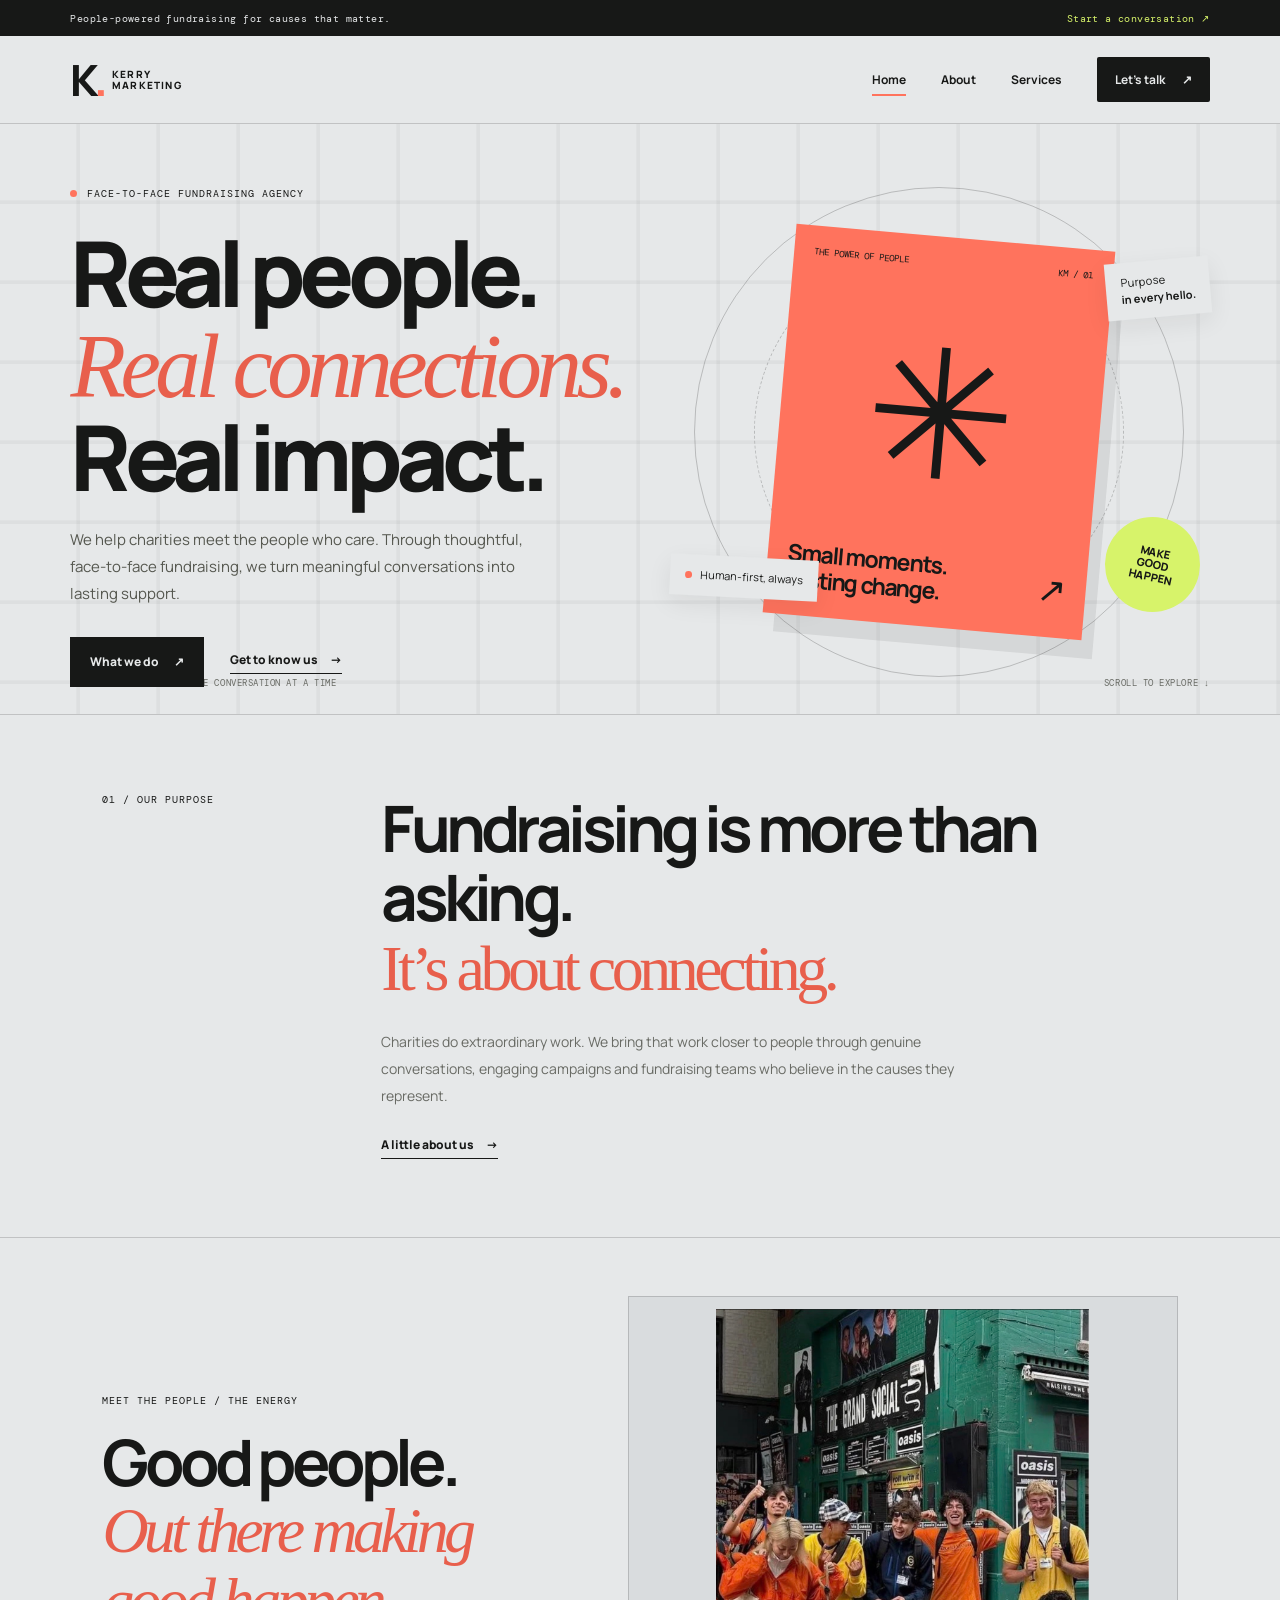
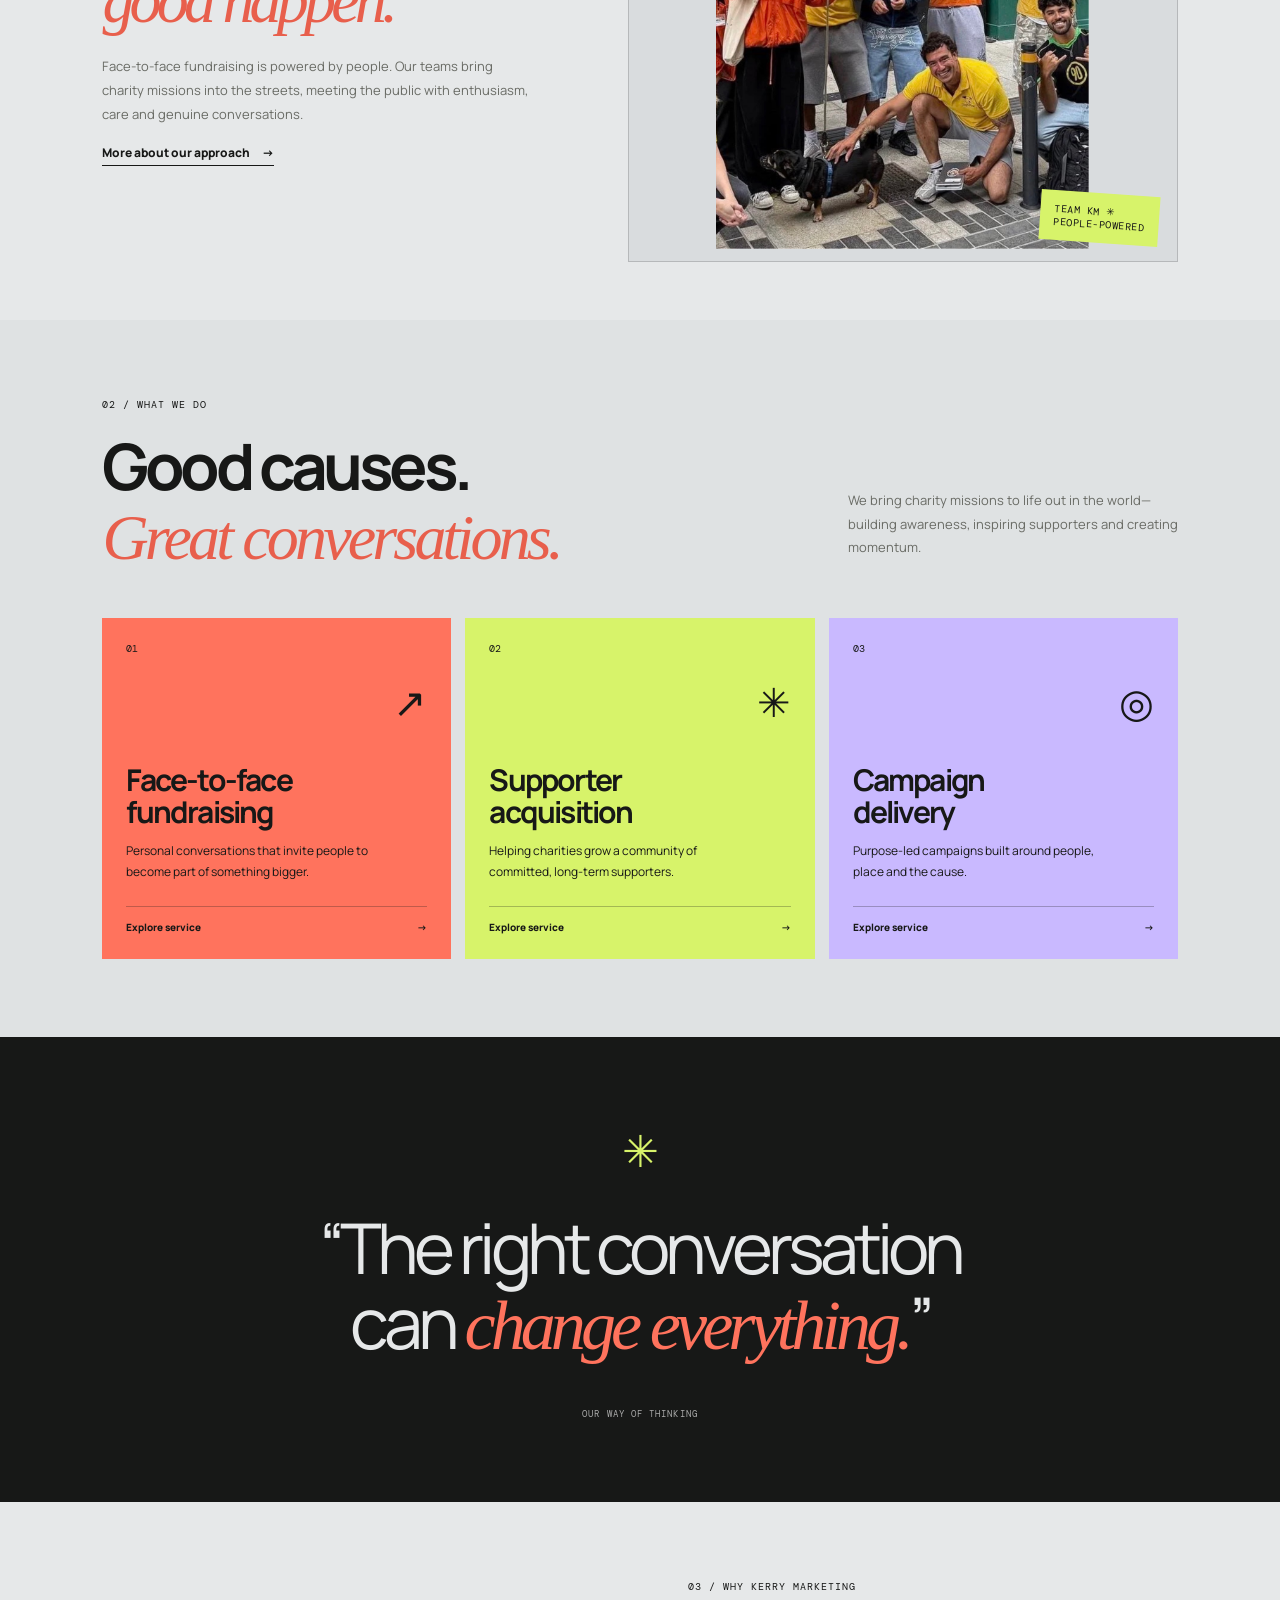
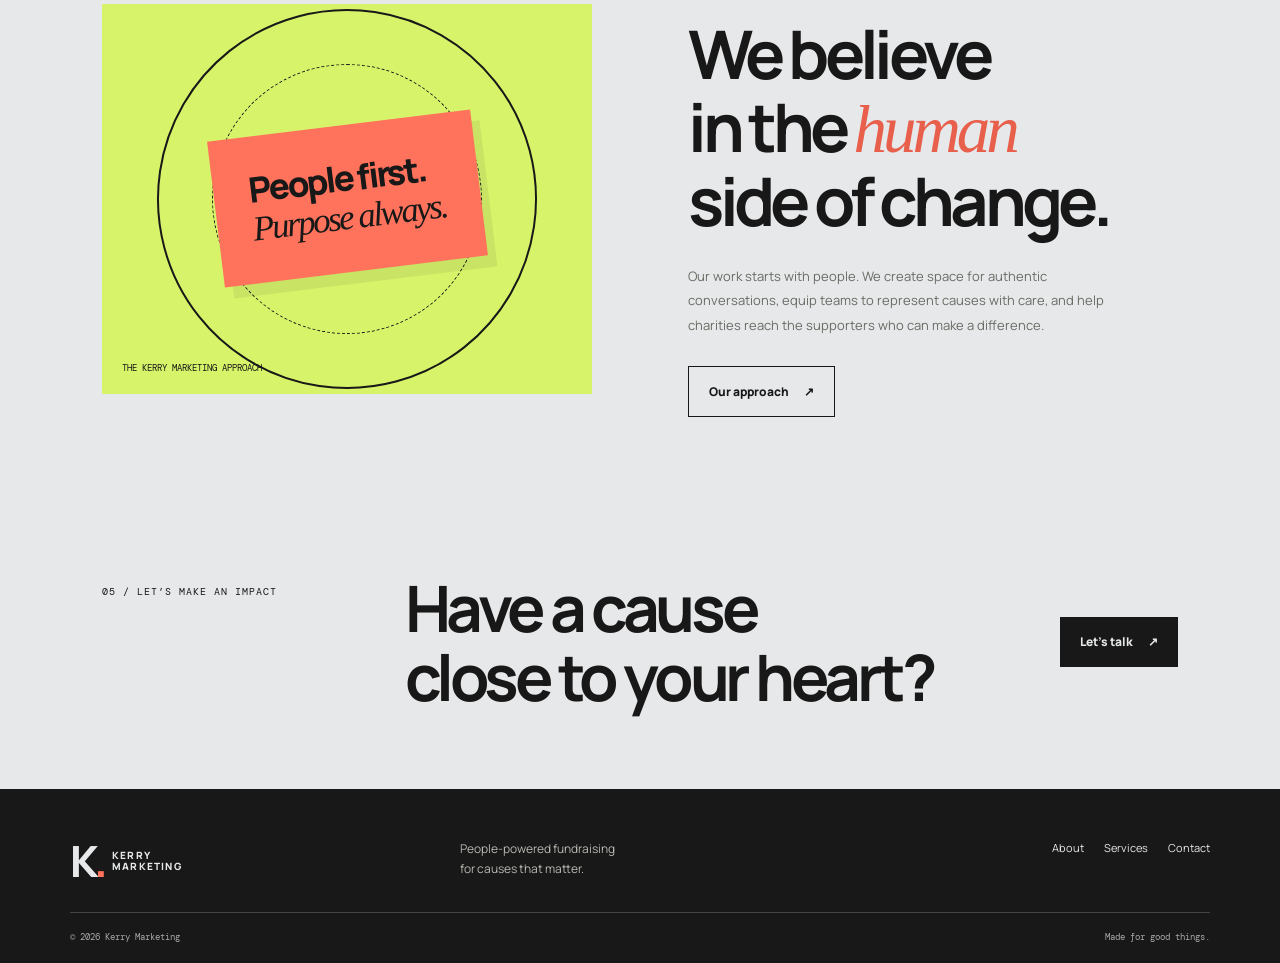
<file: index.html>
<!doctype html>
<html lang="en">
<head>
  <meta charset="utf-8"><meta name="viewport" content="width=device-width, initial-scale=1">
  <meta name="description" content="Kerry Marketing partners with charities to grow their supporter communities through impactful face-to-face fundraising.">
  <title>Kerry Marketing — Real people. Real impact.</title><link rel="stylesheet" href="assets/style.css"><script defer src="assets/main.js"></script>
</head><body>
<div class="announcement"><span>People-powered fundraising for causes that matter.</span><a href="contact.html">Start a conversation <span aria-hidden="true">↗</span></a></div>
<header class="site-header"><a class="logo" href="index.html" aria-label="Kerry Marketing home"><span class="logo-mark">K<span>.</span></span><span class="logo-text">KERRY<br>MARKETING</span></a><button class="menu-toggle" aria-label="Toggle navigation" aria-expanded="false">☰</button><nav class="nav"><a class="active" href="index.html">Home</a><a href="about.html">About</a><a href="services.html">Services</a><a class="nav-cta" href="contact.html">Let's talk <span>↗</span></a></nav></header>
<main>
<section class="hero"><div class="hero-grid"></div><div class="hero-content"><p class="eyebrow"><span class="eyebrow-dot"></span> FACE-TO-FACE FUNDRAISING AGENCY</p><h1>Real people.<br><em>Real connections.</em><br>Real impact.</h1><p class="hero-copy">We help charities meet the people who care. Through thoughtful, face-to-face fundraising, we turn meaningful conversations into lasting support.</p><div class="hero-actions"><a class="button button-dark" href="services.html">What we do <span>↗</span></a><a class="text-link" href="about.html">Get to know us <span>→</span></a></div><div class="hero-note"><span class="note-star">✳</span><span>Good conversations can<br>change the world.</span></div></div><div class="hero-visual"><div class="visual-orbit orbit-one"></div><div class="visual-orbit orbit-two"></div><div class="visual-card card-main"><div class="card-top"><span>THE POWER OF PEOPLE</span><span>KM / 01</span></div><div class="big-asterisk">✳</div><div class="card-bottom"><strong>Small moments.<br>Lasting change.</strong><span class="card-arrow">↗</span></div></div><div class="floating-tag tag-top">Purpose<br><b>in every hello.</b></div><div class="floating-tag tag-bottom"><span class="tag-dot"></span> Human-first, always</div><div class="hero-sticker">MAKE<br>GOOD<br>HAPPEN</div></div><div class="hero-bottom"><span>INSPIRING GENEROSITY, ONE CONVERSATION AT A TIME</span><span>SCROLL TO EXPLORE ↓</span></div></section>
<section class="intro section-pad"><div class="section-label">01 / OUR PURPOSE</div><div class="intro-body"><h2>Fundraising is more than asking.<br><span>It’s about connecting.</span></h2><p>Charities do extraordinary work. We bring that work closer to people through genuine conversations, engaging campaigns and fundraising teams who believe in the causes they represent.</p><a class="text-link" href="about.html">A little about us <span>→</span></a></div></section>
<section class="team-feature section-pad">
  <div class="team-feature-copy"><div class="section-label">MEET THE PEOPLE / THE ENERGY</div><h2>Good people.<br><em>Out there making<br>good happen.</em></h2><p>Face-to-face fundraising is powered by people. Our teams bring charity missions into the streets, meeting the public with enthusiasm, care and genuine conversations.</p><a class="text-link" href="about.html">More about our approach <span>→</span></a></div>
  <div class="team-photo-frame"><img src="assets/kerry-team-photo.jpeg" alt="Kerry Marketing fundraising team together on a street, smiling and celebrating their work"><span class="team-photo-stamp">TEAM KM ✳<br>PEOPLE-POWERED</span></div>
</section>
<section class="services-preview section-pad"><div class="section-heading"><div><div class="section-label">02 / WHAT WE DO</div><h2>Good causes.<br><em>Great conversations.</em></h2></div><p>We bring charity missions to life out in the world—building awareness, inspiring supporters and creating momentum.</p></div><div class="service-cards"><a class="service-card service-coral" href="services.html"><span class="service-number">01</span><div class="service-icon">↗</div><h3>Face-to-face<br>fundraising</h3><p>Personal conversations that invite people to become part of something bigger.</p><span class="card-link">Explore service <b>→</b></span></a><a class="service-card service-lime" href="services.html"><span class="service-number">02</span><div class="service-icon">✳</div><h3>Supporter<br>acquisition</h3><p>Helping charities grow a community of committed, long-term supporters.</p><span class="card-link">Explore service <b>→</b></span></a><a class="service-card service-lavender" href="services.html"><span class="service-number">03</span><div class="service-icon">◎</div><h3>Campaign<br>delivery</h3><p>Purpose-led campaigns built around people, place and the cause.</p><span class="card-link">Explore service <b>→</b></span></a></div></section>
<section class="manifesto"><div class="manifesto-mark">✳</div><p>“The right conversation<br>can <em>change everything.</em>”</p><span>OUR WAY OF THINKING</span></section>
<section class="split section-pad"><div class="split-visual"><div class="split-shape shape-a"></div><div class="split-shape shape-b"></div><div class="split-quote">People first.<br><em>Purpose always.</em></div><span class="split-caption">THE KERRY MARKETING APPROACH</span></div><div class="split-copy"><div class="section-label">03 / WHY KERRY MARKETING</div><h2>We believe<br>in the <em>human</em><br>side of change.</h2><p>Our work starts with people. We create space for authentic conversations, equip teams to represent causes with care, and help charities reach the supporters who can make a difference.</p><a class="button button-outline" href="about.html">Our approach <span>↗</span></a></div></section>

<section class="contact-strip section-pad"><div class="section-label">05 / LET’S MAKE AN IMPACT</div><h2>Have a cause<br>close to your heart?</h2><a class="button button-dark" href="contact.html">Let's talk <span>↗</span></a></section>
</main><footer class="footer"><a class="logo logo-footer" href="index.html"><span class="logo-mark">K<span>.</span></span><span class="logo-text">KERRY<br>MARKETING</span></a><div class="footer-note">People-powered fundraising<br>for causes that matter.</div><div class="footer-links"><a href="about.html">About</a><a href="services.html">Services</a><a href="contact.html">Contact</a></div><div class="footer-bottom"><span>© <span data-year></span> Kerry Marketing</span><span>Made for good things.</span></div></footer>
</body></html>
</file>
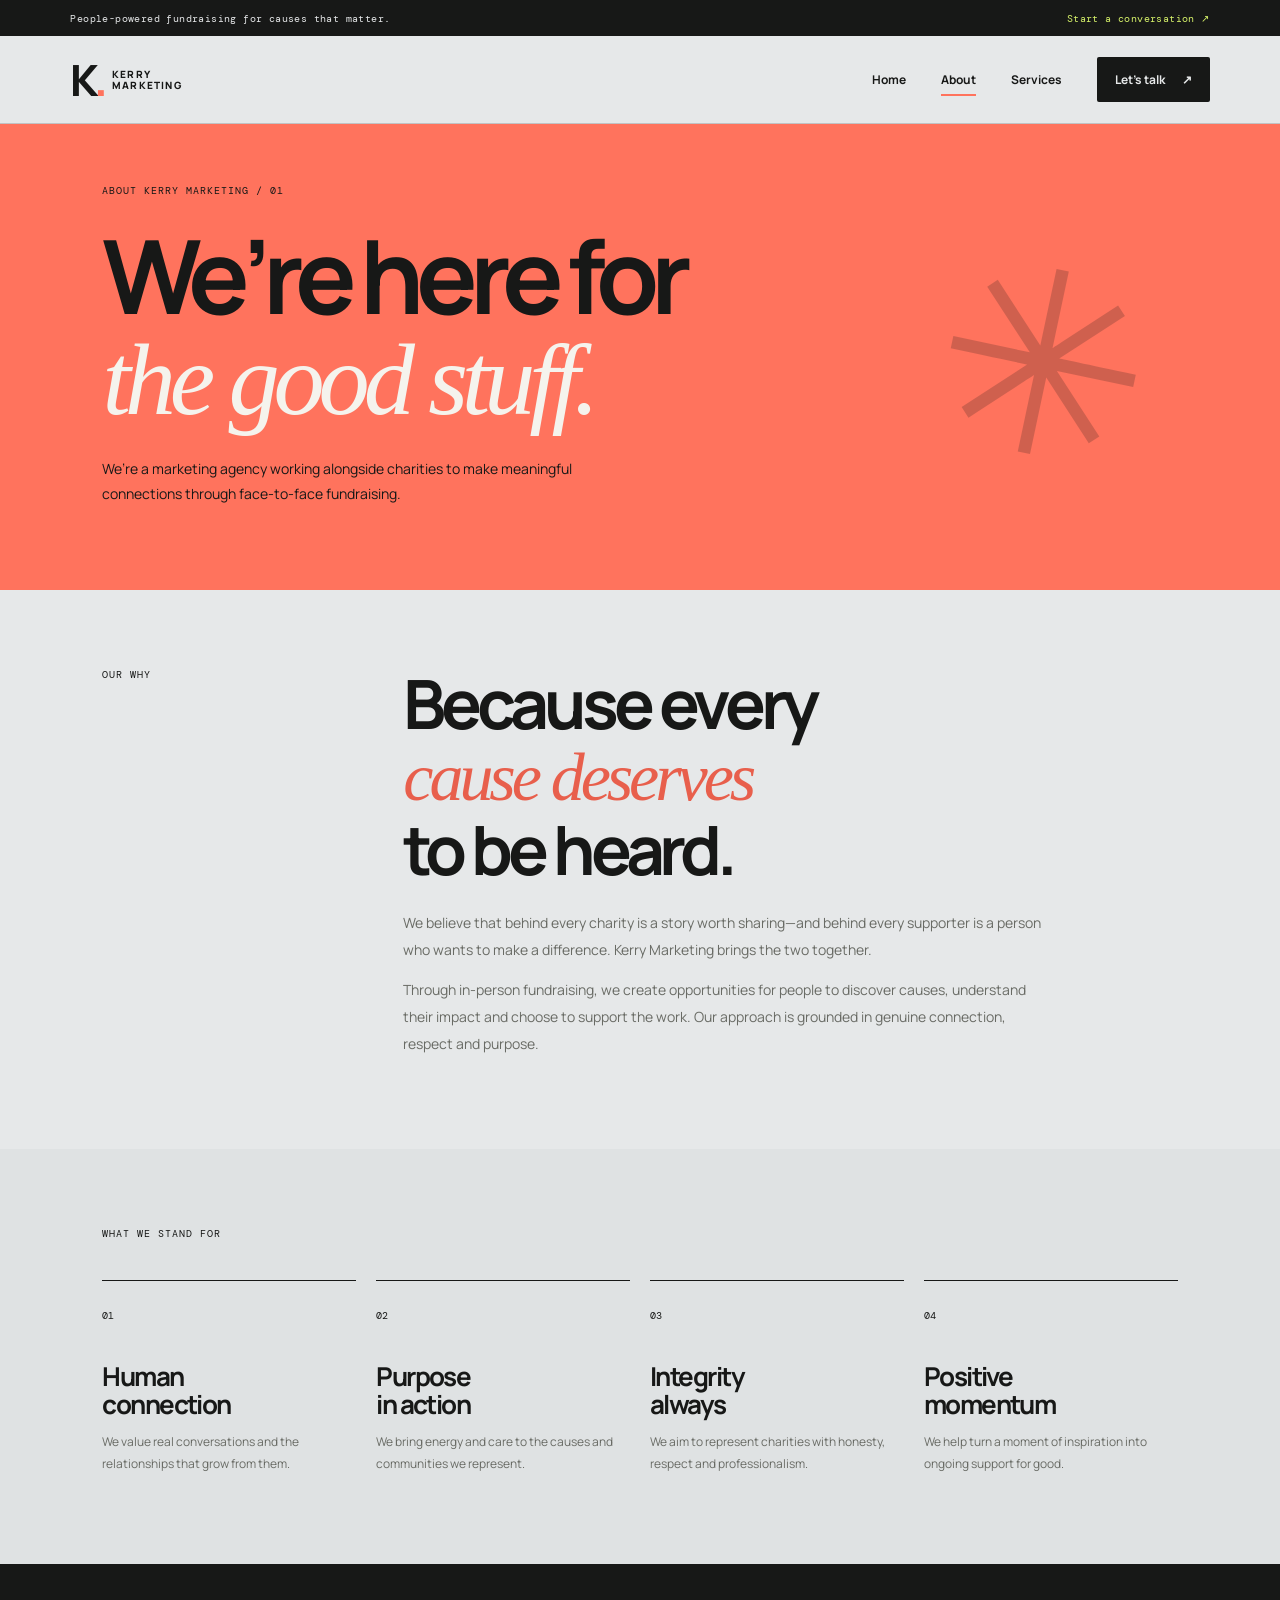
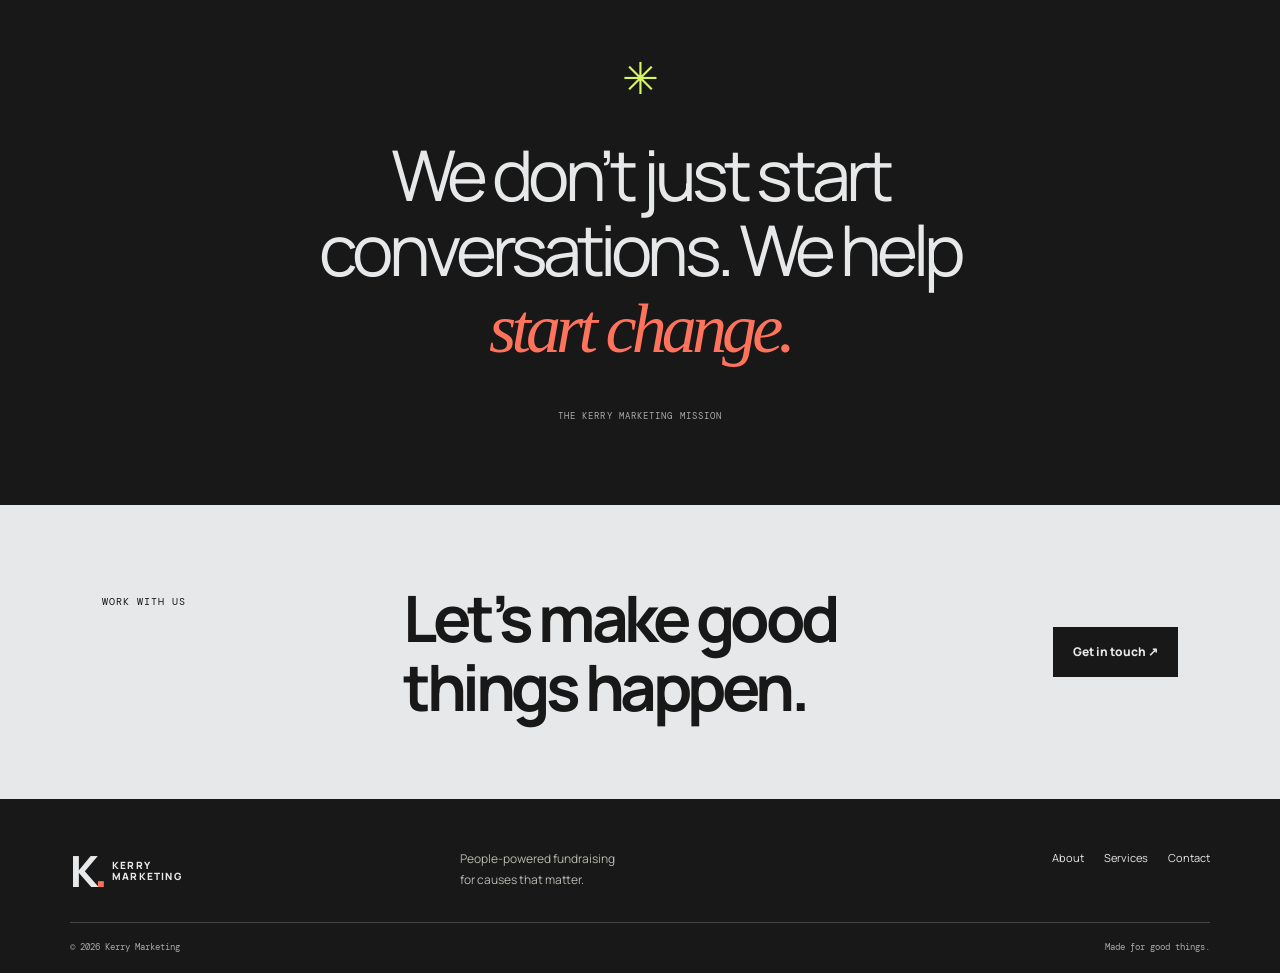
<file: about.html>
<!doctype html><html lang="en"><head><meta charset="utf-8"><meta name="viewport" content="width=device-width, initial-scale=1"><meta name="description" content="Get to know Kerry Marketing, a people-focused agency supporting charities through face-to-face fundraising."><title>About — Kerry Marketing</title><link rel="stylesheet" href="assets/style.css"><script defer src="assets/main.js"></script></head><body><div class="announcement"><span>People-powered fundraising for causes that matter.</span><a href="contact.html">Start a conversation ↗</a></div><header class="site-header"><a class="logo" href="index.html"><span class="logo-mark">K<span>.</span></span><span class="logo-text">KERRY<br>MARKETING</span></a><button class="menu-toggle" aria-label="Toggle navigation" aria-expanded="false">☰</button><nav class="nav"><a href="index.html">Home</a><a class="active" href="about.html">About</a><a href="services.html">Services</a><a class="nav-cta" href="contact.html">Let's talk <span>↗</span></a></nav></header><main><section class="page-hero page-hero-coral"><div class="section-label">ABOUT KERRY MARKETING / 01</div><h1>We’re here for<br><em>the good stuff.</em></h1><p>We’re a marketing agency working alongside charities to make meaningful connections through face-to-face fundraising.</p><div class="page-hero-symbol">✳</div></section><section class="about-story section-pad"><div class="section-label">OUR WHY</div><div><h2>Because every<br><em>cause deserves</em><br>to be heard.</h2><p>We believe that behind every charity is a story worth sharing—and behind every supporter is a person who wants to make a difference. Kerry Marketing brings the two together.</p><p>Through in-person fundraising, we create opportunities for people to discover causes, understand their impact and choose to support the work. Our approach is grounded in genuine connection, respect and purpose.</p></div></section><section class="values section-pad"><div class="section-label">WHAT WE STAND FOR</div><div class="values-grid"><article><span>01</span><h3>Human<br>connection</h3><p>We value real conversations and the relationships that grow from them.</p></article><article><span>02</span><h3>Purpose<br>in action</h3><p>We bring energy and care to the causes and communities we represent.</p></article><article><span>03</span><h3>Integrity<br>always</h3><p>We aim to represent charities with honesty, respect and professionalism.</p></article><article><span>04</span><h3>Positive<br>momentum</h3><p>We help turn a moment of inspiration into ongoing support for good.</p></article></div></section><section class="manifesto"><div class="manifesto-mark">✳</div><p>We don’t just start<br>conversations. We help<br><em>start change.</em></p><span>THE KERRY MARKETING MISSION</span></section><section class="contact-strip section-pad"><div class="section-label">WORK WITH US</div><h2>Let’s make good<br>things happen.</h2><a class="button button-dark" href="contact.html">Get in touch ↗</a></section></main><footer class="footer"><a class="logo logo-footer" href="index.html"><span class="logo-mark">K<span>.</span></span><span class="logo-text">KERRY<br>MARKETING</span></a><div class="footer-note">People-powered fundraising<br>for causes that matter.</div><div class="footer-links"><a href="about.html">About</a><a href="services.html">Services</a><a href="contact.html">Contact</a></div><div class="footer-bottom"><span>© <span data-year></span> Kerry Marketing</span><span>Made for good things.</span></div></footer></body></html>
</file>
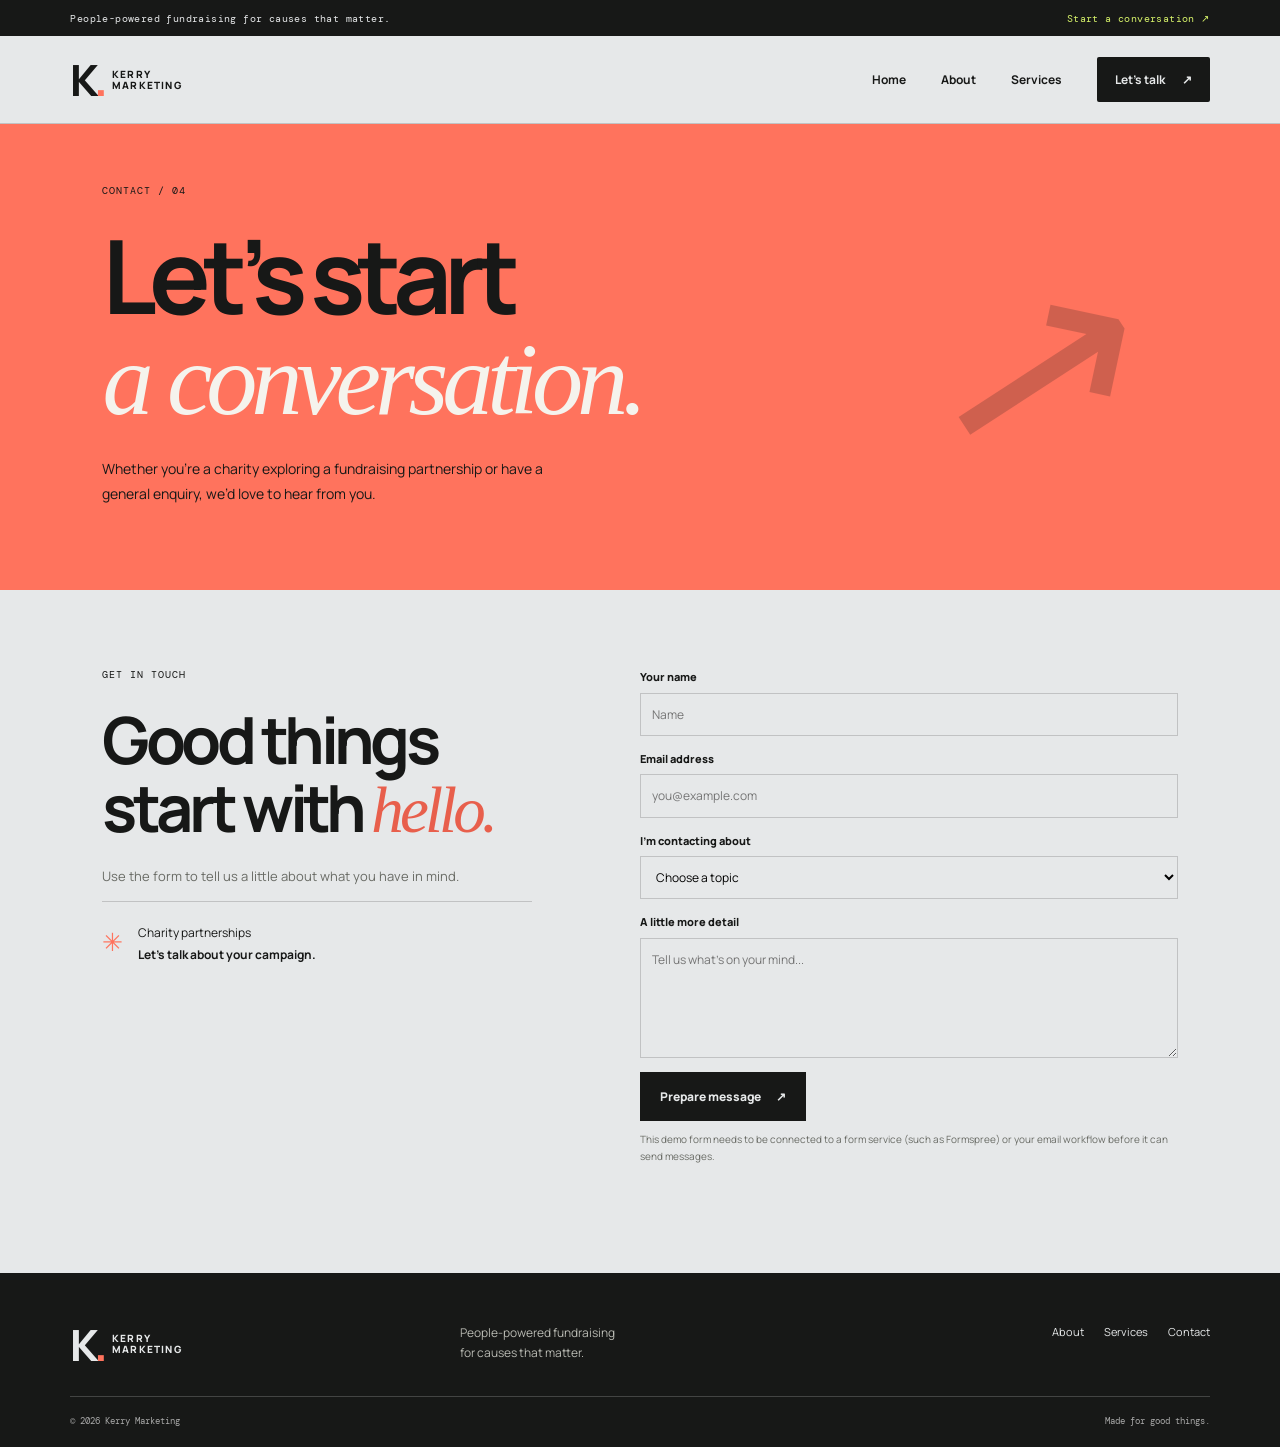
<file: contact.html>
<!doctype html><html lang="en"><head><meta charset="utf-8"><meta name="viewport" content="width=device-width, initial-scale=1"><meta name="description" content="Contact Kerry Marketing to discuss charity fundraising partnerships."><title>Contact — Kerry Marketing</title><link rel="stylesheet" href="assets/style.css"><script defer src="assets/main.js"></script></head><body><div class="announcement"><span>People-powered fundraising for causes that matter.</span><a href="contact.html">Start a conversation ↗</a></div><header class="site-header"><a class="logo" href="index.html"><span class="logo-mark">K<span>.</span></span><span class="logo-text">KERRY<br>MARKETING</span></a><button class="menu-toggle" aria-label="Toggle navigation" aria-expanded="false">☰</button><nav class="nav"><a href="index.html">Home</a><a href="about.html">About</a><a href="services.html">Services</a><a class="nav-cta active" href="contact.html">Let's talk <span>↗</span></a></nav></header><main><section class="page-hero page-hero-coral"><div class="section-label">CONTACT / 04</div><h1>Let’s start<br><em>a conversation.</em></h1><p>Whether you’re a charity exploring a fundraising partnership or have a general enquiry, we’d love to hear from you.</p><div class="page-hero-symbol">↗</div></section><section class="contact-content section-pad"><div class="contact-info"><div class="section-label">GET IN TOUCH</div><h2>Good things<br>start with <em>hello.</em></h2><p>Use the form to tell us a little about what you have in mind.</p><div class="contact-note"><span>✳</span><p>Charity partnerships<br><b>Let’s talk about your campaign.</b></p></div></div><form class="contact-form" id="contact-form"><label for="name">Your name</label><input id="name" name="name" autocomplete="name" required placeholder="Name"><label for="email">Email address</label><input id="email" name="email" type="email" autocomplete="email" required placeholder="you@example.com"><label for="subject">I'm contacting about</label><select id="subject" name="subject" required><option value="">Choose a topic</option><option>Charity partnership</option><option>General enquiry</option></select><label for="message">A little more detail</label><textarea id="message" name="message" rows="5" required placeholder="Tell us what’s on your mind..."></textarea><button class="button button-dark" type="submit">Prepare message <span>↗</span></button><p class="form-note">This demo form needs to be connected to a form service (such as Formspree) or your email workflow before it can send messages.</p><p class="form-status" aria-live="polite"></p></form></section></main><footer class="footer"><a class="logo logo-footer" href="index.html"><span class="logo-mark">K<span>.</span></span><span class="logo-text">KERRY<br>MARKETING</span></a><div class="footer-note">People-powered fundraising<br>for causes that matter.</div><div class="footer-links"><a href="about.html">About</a><a href="services.html">Services</a><a href="contact.html">Contact</a></div><div class="footer-bottom"><span>© <span data-year></span> Kerry Marketing</span><span>Made for good things.</span></div></footer></body></html>
</file>
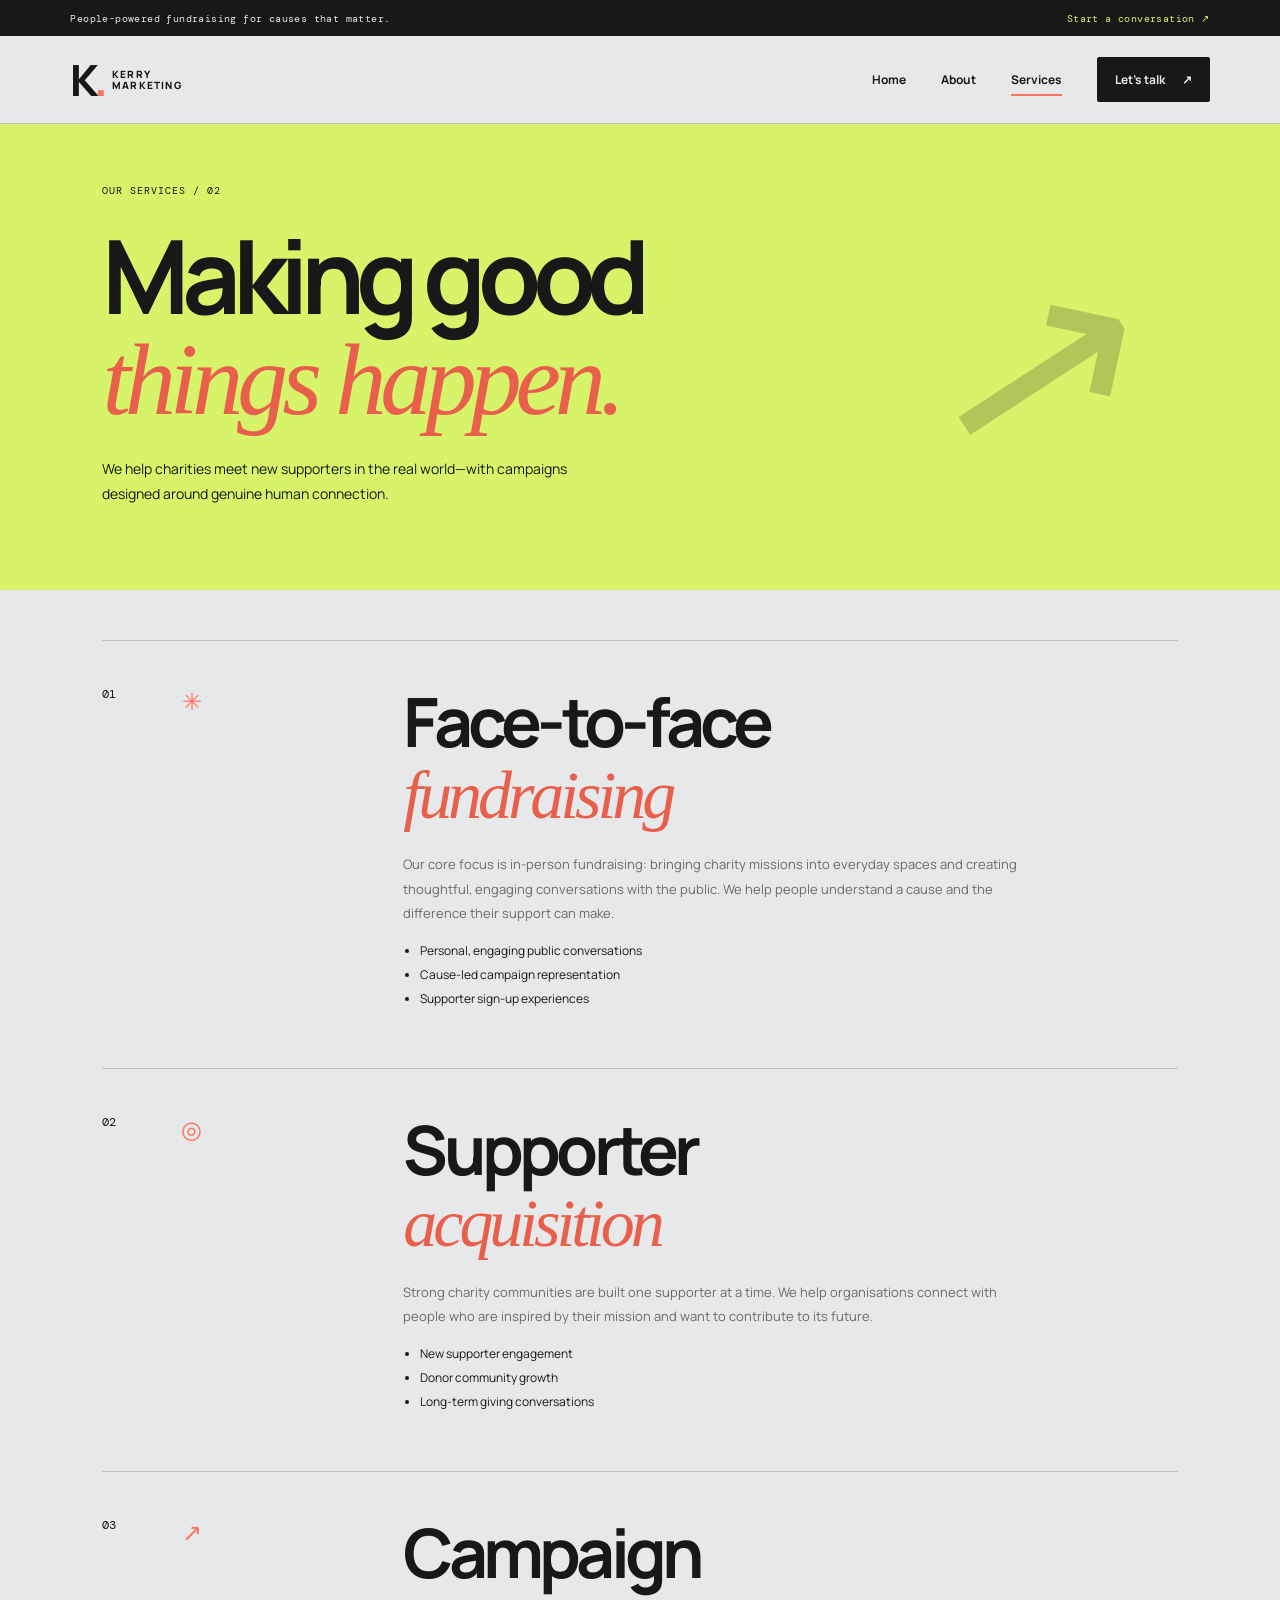
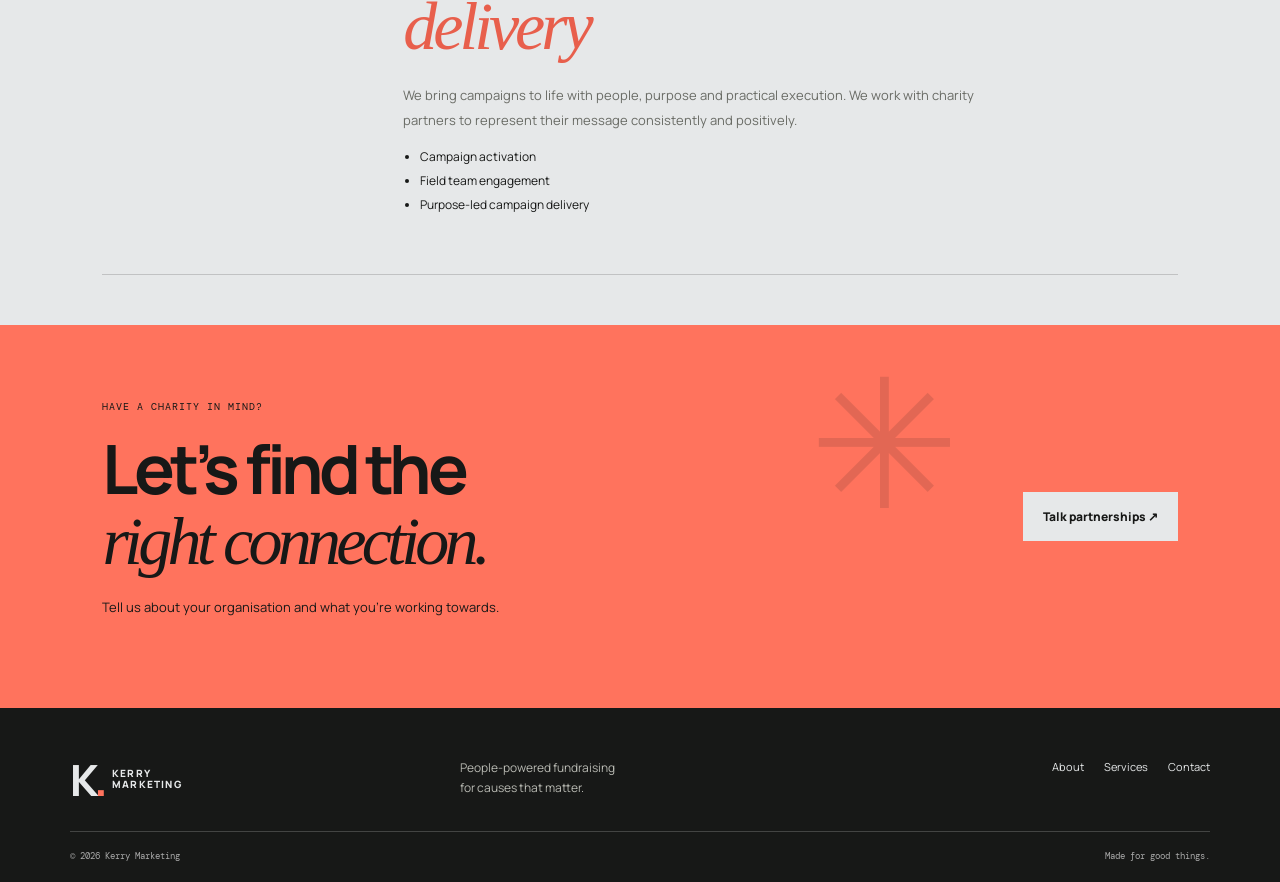
<file: services.html>
<!doctype html><html lang="en"><head><meta charset="utf-8"><meta name="viewport" content="width=device-width, initial-scale=1"><meta name="description" content="Kerry Marketing's charity fundraising services: face-to-face fundraising, supporter acquisition and campaign delivery."><title>Services — Kerry Marketing</title><link rel="stylesheet" href="assets/style.css"><script defer src="assets/main.js"></script></head><body><div class="announcement"><span>People-powered fundraising for causes that matter.</span><a href="contact.html">Start a conversation ↗</a></div><header class="site-header"><a class="logo" href="index.html"><span class="logo-mark">K<span>.</span></span><span class="logo-text">KERRY<br>MARKETING</span></a><button class="menu-toggle" aria-label="Toggle navigation" aria-expanded="false">☰</button><nav class="nav"><a href="index.html">Home</a><a href="about.html">About</a><a class="active" href="services.html">Services</a><a class="nav-cta" href="contact.html">Let's talk <span>↗</span></a></nav></header><main><section class="page-hero page-hero-lime"><div class="section-label">OUR SERVICES / 02</div><h1>Making good<br><em>things happen.</em></h1><p>We help charities meet new supporters in the real world—with campaigns designed around genuine human connection.</p><div class="page-hero-symbol">↗</div></section><section class="service-detail section-pad"><article class="service-detail-row"><div class="detail-num">01 <span>✳</span></div><div><h2>Face-to-face<br><em>fundraising</em></h2><p>Our core focus is in-person fundraising: bringing charity missions into everyday spaces and creating thoughtful, engaging conversations with the public. We help people understand a cause and the difference their support can make.</p><ul><li>Personal, engaging public conversations</li><li>Cause-led campaign representation</li><li>Supporter sign-up experiences</li></ul></div></article><article class="service-detail-row"><div class="detail-num">02 <span>◎</span></div><div><h2>Supporter<br><em>acquisition</em></h2><p>Strong charity communities are built one supporter at a time. We help organisations connect with people who are inspired by their mission and want to contribute to its future.</p><ul><li>New supporter engagement</li><li>Donor community growth</li><li>Long-term giving conversations</li></ul></div></article><article class="service-detail-row"><div class="detail-num">03 <span>↗</span></div><div><h2>Campaign<br><em>delivery</em></h2><p>We bring campaigns to life with people, purpose and practical execution. We work with charity partners to represent their message consistently and positively.</p><ul><li>Campaign activation</li><li>Field team engagement</li><li>Purpose-led campaign delivery</li></ul></div></article></section><section class="careers-band"><div><div class="section-label">HAVE A CHARITY IN MIND?</div><h2>Let’s find the<br><em>right connection.</em></h2><p>Tell us about your organisation and what you’re working towards.</p></div><a class="button button-light" href="contact.html">Talk partnerships ↗</a><div class="careers-spark">✳</div></section></main><footer class="footer"><a class="logo logo-footer" href="index.html"><span class="logo-mark">K<span>.</span></span><span class="logo-text">KERRY<br>MARKETING</span></a><div class="footer-note">People-powered fundraising<br>for causes that matter.</div><div class="footer-links"><a href="about.html">About</a><a href="services.html">Services</a><a href="contact.html">Contact</a></div><div class="footer-bottom"><span>© <span data-year></span> Kerry Marketing</span><span>Made for good things.</span></div></footer></body></html>
</file>
<file: assets/style.css>
@import url('https://fonts.googleapis.com/css2?family=DM+Mono:wght@400;500&family=Manrope:wght@400;500;600;700;800&display=swap');
:root{--ink:#171817;--paper:#e6e8e9;--coral:#ff735d;--lime:#d7f36a;--lavender:#c9b9ff;--muted:#696b65;--line:rgba(23,24,23,.18);--font:'Manrope',Arial,sans-serif;--mono:'DM Mono',monospace}*{box-sizing:border-box}html{scroll-behavior:smooth}body{margin:0;background:var(--paper);color:var(--ink);font-family:var(--font);font-size:16px;line-height:1.6}a{color:inherit;text-decoration:none}button,input,select,textarea{font:inherit}.announcement{height:36px;padding:0 5.5%;background:var(--ink);color:var(--paper);display:flex;align-items:center;justify-content:space-between;font:10px var(--mono);letter-spacing:.04em}.announcement a{color:var(--lime)}.site-header{height:88px;padding:0 5.5%;display:flex;align-items:center;justify-content:space-between;border-bottom:1px solid var(--line);position:relative;z-index:5;background:var(--paper)}.logo{display:flex;align-items:center;gap:9px}.logo-mark{font-size:43px;font-weight:800;letter-spacing:-.12em;line-height:1}.logo-mark span{color:var(--coral)}.logo-text{font-size:10px;line-height:1.1;font-weight:800;letter-spacing:.12em}.nav{display:flex;align-items:center;gap:35px;font-size:12px;font-weight:700}.nav>a:not(.nav-cta){position:relative}.nav>a:not(.nav-cta):after{content:'';position:absolute;left:0;bottom:-7px;width:0;height:2px;background:var(--coral);transition:width .2s}.nav>a:hover:after,.nav>a.active:after{width:100%}.nav-cta{background:var(--ink);color:var(--paper);padding:13px 18px;border-radius:2px}.nav-cta span,.button span{margin-left:15px}.menu-toggle{display:none;border:0;background:transparent;font-size:25px}.hero{min-height:590px;padding:48px 5.5% 22px;position:relative;overflow:hidden;display:grid;grid-template-columns:1.05fr .95fr;align-items:center}.hero-grid{position:absolute;inset:0;opacity:.25;background-image:linear-gradient(to right,transparent 95%,var(--line) 96%),linear-gradient(to bottom,transparent 95%,var(--line) 96%);background-size:80px 80px;pointer-events:none}.hero-content,.hero-visual{position:relative;z-index:1}.eyebrow,.section-label{font:10px var(--mono);letter-spacing:.1em;text-transform:uppercase}.eyebrow{display:flex;align-items:center;gap:10px}.eyebrow-dot,.tag-dot{width:7px;height:7px;border-radius:50%;background:var(--coral);display:inline-block}.hero h1{font-size:clamp(54px,7.1vw,104px);line-height:.99;letter-spacing:-.075em;margin:28px 0 24px;font-weight:800}.hero h1 em,.section-heading h2 em,.split-copy h2 em,.page-hero h1 em,.about-story h2 em,.service-detail h2 em,.contact-info h2 em,.career-callout h2 em{font-family:Georgia,serif;font-weight:400;letter-spacing:-.06em}.hero h1 em{color:#e85f4c}.hero-copy{max-width:470px;font-size:15px;line-height:1.8;color:#55574f}.hero-actions{display:flex;align-items:center;gap:26px;margin-top:30px}.button{display:inline-flex;align-items:center;justify-content:center;padding:15px 20px;font-size:12px;font-weight:800;transition:transform .2s,background .2s;border:0;cursor:pointer}.button:hover{transform:translateY(-3px)}.button-dark{background:var(--ink);color:var(--paper)}.button-light{background:var(--paper);color:var(--ink)}.button-outline{border:1px solid var(--ink);background:transparent;color:var(--ink)}.text-link{font-size:12px;font-weight:800;border-bottom:1px solid var(--ink);padding-bottom:4px}.text-link span{margin-left:10px}.hero-note{position:absolute;left:0;bottom:-130px;display:flex;align-items:center;gap:12px;font:10px var(--mono);line-height:1.5}.note-star{font-size:27px;color:var(--coral)}.hero-visual{height:440px;display:flex;align-items:center;justify-content:center}.visual-orbit{position:absolute;border:1px solid rgba(23,24,23,.22);border-radius:50%;width:490px;height:490px}.orbit-two{width:370px;height:370px;transform:rotate(40deg);border-style:dashed}.card-main{width:320px;height:390px;background:var(--coral);padding:20px;position:relative;transform:rotate(5deg);box-shadow:12px 18px 0 rgba(23,24,23,.08);display:flex;flex-direction:column;justify-content:space-between}.card-top,.card-bottom{display:flex;justify-content:space-between;align-items:flex-start}.card-top{font:9px var(--mono)}.big-asterisk{font-size:180px;line-height:1;align-self:center;font-weight:500;animation:slowspin 28s linear infinite}.card-bottom strong{font-size:23px;line-height:1.15;letter-spacing:-.06em}.card-arrow{font-size:35px}.floating-tag{position:absolute;background:var(--paper);padding:12px 15px;box-shadow:0 8px 25px #17181712;font-size:11px;line-height:1.5}.tag-top{top:48px;right:0;transform:rotate(-5deg)}.tag-bottom{bottom:55px;left:2px;display:flex;align-items:center;gap:8px;transform:rotate(3deg)}.hero-sticker{position:absolute;bottom:40px;right:10px;background:var(--lime);width:95px;height:95px;border-radius:50%;display:flex;align-items:center;justify-content:center;text-align:center;font-size:11px;font-weight:800;line-height:1.1;transform:rotate(12deg)}.hero-bottom{position:absolute;bottom:25px;left:5.5%;right:5.5%;display:flex;justify-content:space-between;font:9px var(--mono);letter-spacing:.06em;color:var(--muted)}.section-pad{padding:78px 8%}.intro{display:grid;grid-template-columns:.35fr 1fr;border-top:1px solid var(--line)}.intro-body h2,.section-heading h2,.split-copy h2,.contact-strip h2{font-size:clamp(37px,5vw,65px);line-height:1.08;letter-spacing:-.07em;margin:0 0 26px}.intro-body h2 span{font-family:Georgia,serif;font-weight:400;color:#e85f4c}.intro-body p{max-width:590px;color:var(--muted);line-height:1.9;font-size:14px}.intro-body .text-link{display:inline-block;margin-top:12px}.services-preview{background:#dfe2e3}.section-heading{display:flex;align-items:flex-end;justify-content:space-between;gap:30px;margin-bottom:45px}.section-heading .section-label{margin-bottom:20px}.section-heading h2{margin:0}.section-heading h2 em{color:#e85f4c}.section-heading>p{max-width:330px;font-size:13px;line-height:1.8;color:var(--muted)}.service-cards{display:grid;grid-template-columns:repeat(3,1fr);gap:14px}.service-card{min-height:335px;padding:24px;display:flex;flex-direction:column;transition:transform .25s}.service-card:hover{transform:translateY(-7px)}.service-coral{background:var(--coral)}.service-lime{background:var(--lime)}.service-lavender{background:var(--lavender)}.service-number{font:10px var(--mono)}.service-icon{font-size:40px;margin:15px 0 30px;align-self:flex-end}.service-card h3{font-size:30px;line-height:1.08;letter-spacing:-.06em;margin:0 0 12px}.service-card p{font-size:12px;line-height:1.75;max-width:250px;margin:0 0 24px}.card-link{display:flex;justify-content:space-between;margin-top:auto;font-size:10px;font-weight:800;border-top:1px solid #17181745;padding-top:12px}.manifesto{background:var(--ink);color:var(--paper);padding:78px 20px;text-align:center}.manifesto-mark{font-size:44px;color:var(--lime);margin-bottom:24px}.manifesto p{font-size:clamp(35px,5.5vw,70px);line-height:1.08;letter-spacing:-.07em;margin:0 0 35px}.manifesto p em{font-family:Georgia,serif;color:var(--coral);font-weight:400}.manifesto>span{font:9px var(--mono);letter-spacing:.12em;color:#aaa}.split{display:grid;grid-template-columns:1fr 1fr;gap:9%;align-items:center}.split-visual{height:390px;background:var(--lime);position:relative;overflow:hidden;display:flex;align-items:center;justify-content:center}.split-shape{position:absolute;border:1px solid var(--ink);border-radius:50%;width:380px;height:380px}.shape-a{transform:rotate(30deg);border-width:2px}.shape-b{width:270px;height:270px;border-style:dashed}.split-quote{position:relative;background:var(--coral);padding:35px;font-size:35px;font-weight:800;letter-spacing:-.07em;line-height:1.08;transform:rotate(-7deg);box-shadow:8px 12px 0 #17181712}.split-quote em{font-family:Georgia,serif;font-weight:400}.split-caption{position:absolute;bottom:20px;left:20px;font:9px var(--mono)}.split-copy .section-label{margin-bottom:25px}.split-copy h2{font-size:clamp(42px,5.3vw,67px)}.split-copy h2 em{color:#e85f4c}.split-copy p{font-size:13px;color:var(--muted);line-height:1.9;margin:0 0 28px;max-width:430px}.careers-band{background:var(--coral);padding:75px 8%;display:flex;align-items:center;justify-content:space-between;gap:35px;position:relative;overflow:hidden}.careers-band .section-label{margin-bottom:20px}.careers-band h2{font-size:clamp(42px,5.4vw,68px);line-height:1.03;letter-spacing:-.07em;margin:0 0 20px}.careers-band h2 em{font-family:Georgia,serif;font-weight:400}.careers-band p{max-width:400px;font-size:13px;line-height:1.8}.careers-spark{position:absolute;font-size:180px;opacity:.12;right:25%;top:-30px}.contact-strip{display:flex;align-items:center;justify-content:space-between;gap:30px}.contact-strip .section-label{align-self:flex-start;margin-top:12px}.contact-strip h2{margin:0}.footer{background:var(--ink);color:var(--paper);padding:50px 5.5% 20px;display:grid;grid-template-columns:1fr 1fr 1fr;gap:30px}.logo-footer .logo-mark{color:var(--paper)}.footer-note{font-size:12px;color:#b8b9b2;line-height:1.7}.footer-links{display:flex;gap:20px;justify-content:flex-end;font-size:11px}.footer-links a:hover{color:var(--lime)}.footer-bottom{grid-column:1/-1;border-top:1px solid #ffffff30;padding-top:18px;display:flex;justify-content:space-between;font:9px var(--mono);color:#aaa}
/* Inner pages */.page-hero{padding:60px 8% 70px;min-height:340px;position:relative;overflow:hidden}.page-hero-coral{background:var(--coral)}.page-hero-lime{background:var(--lime)}.page-hero-lavender{background:var(--lavender)}.page-hero .section-label{margin-bottom:28px}.page-hero h1{font-size:clamp(60px,8vw,105px);line-height:.98;letter-spacing:-.08em;margin:0 0 25px}.page-hero h1 em{color:#f5f3ed}.page-hero-lime h1 em{color:#e85f4c}.page-hero-lavender h1 em{color:#e85f4c}.page-hero>p{font-size:14px;line-height:1.8;max-width:490px}.page-hero-symbol{position:absolute;right:10%;top:50%;transform:translateY(-50%) rotate(12deg);font-size:clamp(140px,20vw,260px);line-height:1;opacity:.2}.about-story{display:grid;grid-template-columns:.35fr 1fr;gap:30px}.about-story h2{font-size:clamp(38px,5.4vw,68px);line-height:1.05;letter-spacing:-.075em;margin:0 0 25px}.about-story h2 em{color:#e85f4c}.about-story p{max-width:650px;font-size:14px;line-height:1.9;color:var(--muted)}.values{background:#dfe2e3}.values-grid{display:grid;grid-template-columns:repeat(4,1fr);gap:20px;margin-top:40px}.values-grid article{border-top:1px solid var(--ink);padding-top:20px}.values-grid article>span,.career-points article>span{font:10px var(--mono)}.values-grid h3{font-size:26px;line-height:1.1;letter-spacing:-.06em;margin:35px 0 12px}.values-grid p,.career-points p{font-size:12px;line-height:1.8;color:var(--muted)}.service-detail{padding-top:50px;padding-bottom:50px}.service-detail-row{display:grid;grid-template-columns:.35fr 1fr;gap:30px;padding:45px 0;border-bottom:1px solid var(--line)}.service-detail-row:first-child{border-top:1px solid var(--line)}.detail-num{font:12px var(--mono);display:flex;justify-content:space-between;max-width:100px}.detail-num span{font-size:24px;color:var(--coral)}.service-detail h2{font-size:clamp(40px,5.4vw,68px);line-height:1.05;letter-spacing:-.07em;margin:0 0 20px}.service-detail h2 em{color:#e85f4c}.service-detail-row>div:nth-child(2)>p{max-width:620px;font-size:13px;line-height:1.9;color:var(--muted)}.service-detail ul{padding-left:17px;font-size:12px;line-height:2}.careers-content{background:#e0e2e3}.career-callout{display:grid;grid-template-columns:.25fr 1fr;gap:25px;background:var(--paper);padding:45px}.callout-icon{font-size:50px;color:var(--coral)}.career-callout .section-label{margin-bottom:20px}.career-callout h2{font-size:clamp(38px,5vw,60px);line-height:1.05;letter-spacing:-.07em;margin:0 0 20px}.career-callout h2 em{color:#e85f4c}.career-callout p{font-size:13px;line-height:1.9;color:var(--muted);max-width:650px;margin-bottom:25px}.career-points{display:grid;grid-template-columns:repeat(3,1fr);gap:20px;margin-top:50px}.career-points article{border-top:1px solid var(--ink);padding-top:20px}.career-points h3{font-size:24px;letter-spacing:-.05em;margin:20px 0 8px}.small-note{font-size:11px;color:var(--muted);margin-top:40px}.contact-content{display:grid;grid-template-columns:.8fr 1fr;gap:10%;align-items:start}.contact-info .section-label{margin-bottom:25px}.contact-info h2{font-size:clamp(40px,5.2vw,65px);line-height:1.05;letter-spacing:-.07em;margin:0 0 20px}.contact-info h2 em{color:#e85f4c}.contact-info>p{font-size:13px;color:var(--muted);line-height:1.8}.contact-note{display:flex;gap:15px;align-items:flex-start;border-top:1px solid var(--line);padding:20px 0;font-size:12px}.contact-note>span{font-size:25px;color:var(--coral)}.contact-note p{margin:0;line-height:1.8}.contact-note b{font-weight:700}.contact-form{display:flex;flex-direction:column}.contact-form label{font-size:11px;font-weight:800;margin:0 0 7px}.contact-form input,.contact-form select,.contact-form textarea{width:100%;background:transparent;border:1px solid var(--line);padding:11px;margin-bottom:14px;border-radius:0;outline:none;font-size:12px}.contact-form input:focus,.contact-form select:focus,.contact-form textarea:focus{border-color:var(--coral)}.contact-form textarea{resize:vertical}.contact-form .button{align-self:flex-start}.form-note,.form-status{font-size:10px;line-height:1.7;color:var(--muted)}@keyframes slowspin{to{transform:rotate(360deg)}}
@media(max-width:900px){.nav{gap:20px}.hero{grid-template-columns:1fr 1fr;padding-top:50px}.hero h1{font-size:clamp(52px,8vw,75px)}.hero-visual{transform:scale(.85)}.section-pad{padding:62px 6%}.split{gap:5%}.split-visual{height:320px}.service-card{padding:18px}.service-card h3{font-size:25px}.footer{grid-template-columns:1fr 1fr}.footer-links{justify-content:flex-start}.footer-bottom{grid-column:1/-1}}
@media(max-width:650px){.announcement{padding:0 5%;font-size:8px}.site-header{height:72px;padding:0 5%}.menu-toggle{display:block}.nav{display:none;position:absolute;top:72px;left:0;right:0;background:var(--paper);padding:20px 5%;flex-direction:column;align-items:stretch;gap:18px;border-bottom:1px solid var(--line)}.nav.open{display:flex}.nav-cta{text-align:center}.hero{display:block;min-height:760px;padding:42px 5% 55px}.hero h1{font-size:clamp(52px,14vw,78px)}.hero-copy{font-size:13px}.hero-visual{height:340px;margin-top:25px;transform:none}.visual-orbit{width:340px;height:340px}.orbit-two{width:270px;height:270px}.card-main{width:245px;height:300px;padding:15px}.big-asterisk{font-size:140px}.card-bottom strong{font-size:19px}.tag-top{top:15px;right:0}.tag-bottom{bottom:25px;left:0}.hero-sticker{width:75px;height:75px;font-size:9px;right:0;bottom:15px}.hero-note{display:none}.hero-bottom{left:5%;right:5%;font-size:7px}.intro,.about-story{grid-template-columns:1fr;gap:25px}.intro-body h2{font-size:39px}.section-heading{display:block}.section-heading>p{margin-top:25px}.service-cards{grid-template-columns:1fr}.service-card{min-height:270px}.manifesto{padding:58px 15px}.split{grid-template-columns:1fr;gap:45px}.split-visual{height:350px}.split-copy h2{font-size:50px}.careers-band{padding:60px 6%;display:block}.careers-band .button{margin-top:20px}.careers-spark{right:-10px}.contact-strip{display:block}.contact-strip .section-label{margin:0 0 25px}.contact-strip h2{font-size:45px;margin-bottom:25px}.footer{grid-template-columns:1fr;gap:22px;padding:40px 6% 20px}.footer-links{flex-wrap:wrap}.footer-bottom{grid-column:1;gap:15px;font-size:8px}.page-hero{padding:48px 6%;min-height:310px}.page-hero h1{font-size:clamp(55px,14vw,80px)}.page-hero-symbol{right:-5%;font-size:150px}.values-grid{grid-template-columns:1fr 1fr;gap:25px}.values-grid h3{margin-top:25px}.service-detail-row{grid-template-columns:1fr;gap:20px;padding:40px 0}.detail-num{max-width:100%;justify-content:flex-start;gap:25px}.career-callout{grid-template-columns:1fr;padding:25px}.callout-icon{font-size:35px}.career-points{grid-template-columns:1fr;gap:20px}.contact-content{grid-template-columns:1fr;gap:45px}.contact-info h2{font-size:48px}}

/* Responsive refinements: fluid sizing, touch-friendly navigation and reduced motion. */
img, video, svg { max-width: 100%; }
input, select, textarea, button, .button { max-width: 100%; }
@media (max-width: 420px) {
  .announcement { gap: 10px; }
  .announcement span { overflow: hidden; text-overflow: ellipsis; white-space: nowrap; }
  .logo-mark { font-size: 36px; }
  .logo-text { font-size: 9px; }
  .hero { min-height: 790px; }
  .hero-bottom { flex-wrap: wrap; gap: 8px; }
  .visual-orbit { width: min(82vw, 320px); height: min(82vw, 320px); }
  .orbit-two { width: min(66vw, 255px); height: min(66vw, 255px); }
  .card-main { width: min(62vw, 235px); height: min(76vw, 290px); }
  .floating-tag { font-size: 9px; padding: 9px 11px; }
  .section-pad { padding: 46px 5%; }
  .values-grid { grid-template-columns: 1fr; }
}
@media (prefers-reduced-motion: reduce) {
  *, *::before, *::after { scroll-behavior: auto !important; animation-duration: .01ms !important; animation-iteration-count: 1 !important; transition-duration: .01ms !important; }
}

/* Subtle scroll reveals and compact spacing polish; existing orbit/card animations remain intact. */
.reveal { opacity: 0; transform: translateY(16px); transition: opacity .65s ease, transform .65s cubic-bezier(.2,.7,.2,1); }
.reveal.is-visible { opacity: 1; transform: translateY(0); }
.reveal-stagger > * { transition-delay: var(--reveal-delay, 0ms); }
@media (max-width: 650px) { .reveal { transform: translateY(10px); } }

/* Team photo feature: polished image framing and lively, restrained motion. */
.team-feature{display:grid;grid-template-columns:.9fr 1.1fr;gap:7%;align-items:center;padding-top:58px;padding-bottom:58px;border-top:1px solid var(--line);}
.team-feature-copy .section-label{margin-bottom:22px}
.team-feature-copy h2{font-size:clamp(38px,5vw,64px);line-height:1.04;letter-spacing:-.075em;margin:0 0 20px}
.team-feature-copy h2 em{font-family:Georgia,serif;font-weight:400;color:#e85f4c}
.team-feature-copy p{max-width:430px;color:var(--muted);font-size:13px;line-height:1.85}
.team-photo-frame{position:relative;background:#d9dcde;border:1px solid var(--line);padding:12px;overflow:hidden;display:flex;align-items:center;justify-content:center;min-height:360px}
.team-photo-frame img{display:block;width:auto;height:auto;max-height:540px;max-width:100%;object-fit:contain;transition:transform .7s cubic-bezier(.2,.7,.2,1),filter .5s;filter:saturate(.94)}
.team-photo-frame:hover img{transform:scale(1.035) rotate(-.5deg);filter:saturate(1.08)}
.team-photo-stamp{position:absolute;right:18px;bottom:18px;background:var(--lime);padding:12px 14px;font:10px var(--mono);letter-spacing:.05em;transform:rotate(4deg);animation:stampBob 4.5s ease-in-out infinite}
@keyframes stampBob{0%,100%{transform:rotate(4deg) translateY(0)}50%{transform:rotate(1deg) translateY(-7px)}}
@keyframes coralPulse{0%,100%{box-shadow:0 0 0 0 #ff735d22}50%{box-shadow:0 0 0 14px #ff735d00}}
.hero-sticker{animation:stampBob 5s ease-in-out infinite}
.service-icon{transition:transform .4s cubic-bezier(.2,.8,.2,1)}
.service-card:hover .service-icon{transform:rotate(12deg) scale(1.15)}
.nav-cta{animation:coralPulse 4s ease-in-out infinite}
@media(max-width:650px){.team-feature{grid-template-columns:1fr;gap:28px;padding-top:42px;padding-bottom:42px}.team-photo-frame{min-height:0;padding:8px}.team-photo-frame img{max-height:75vh}.team-photo-stamp{right:12px;bottom:12px;font-size:9px}}
</file>
